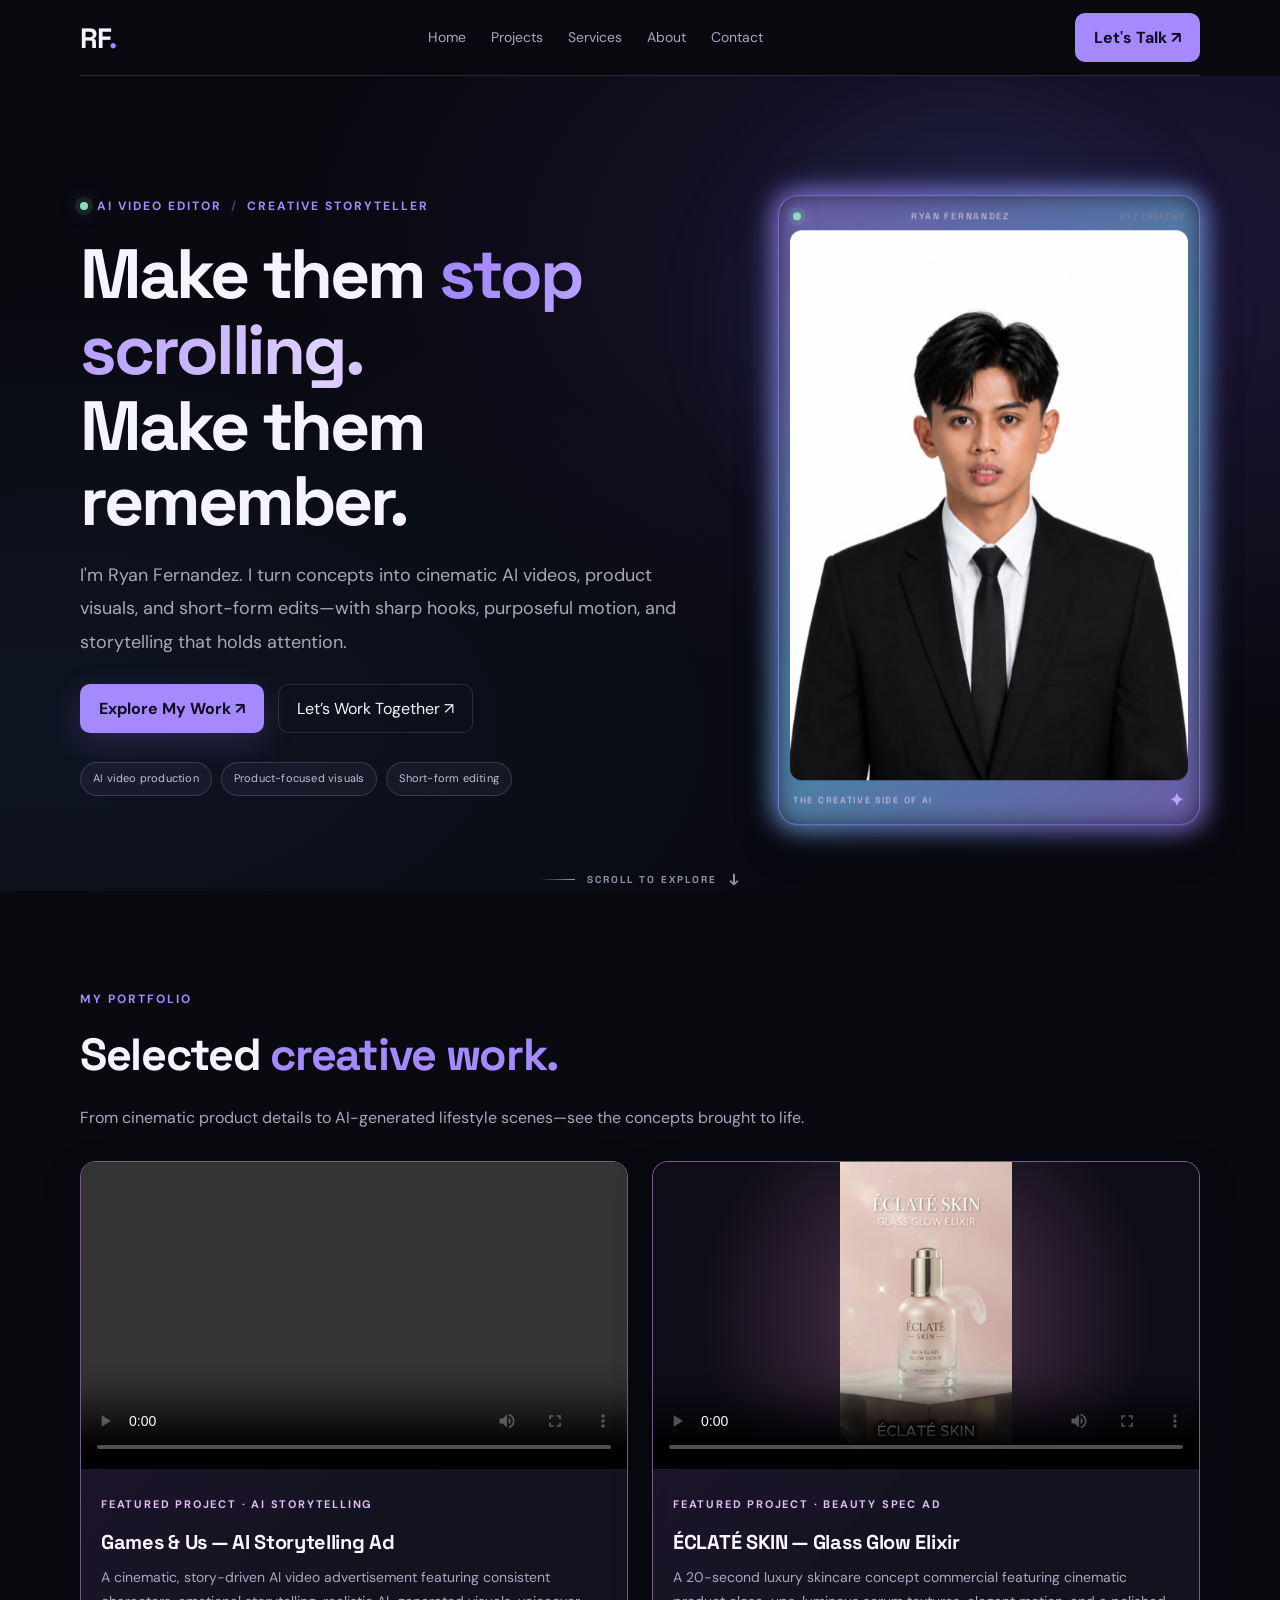
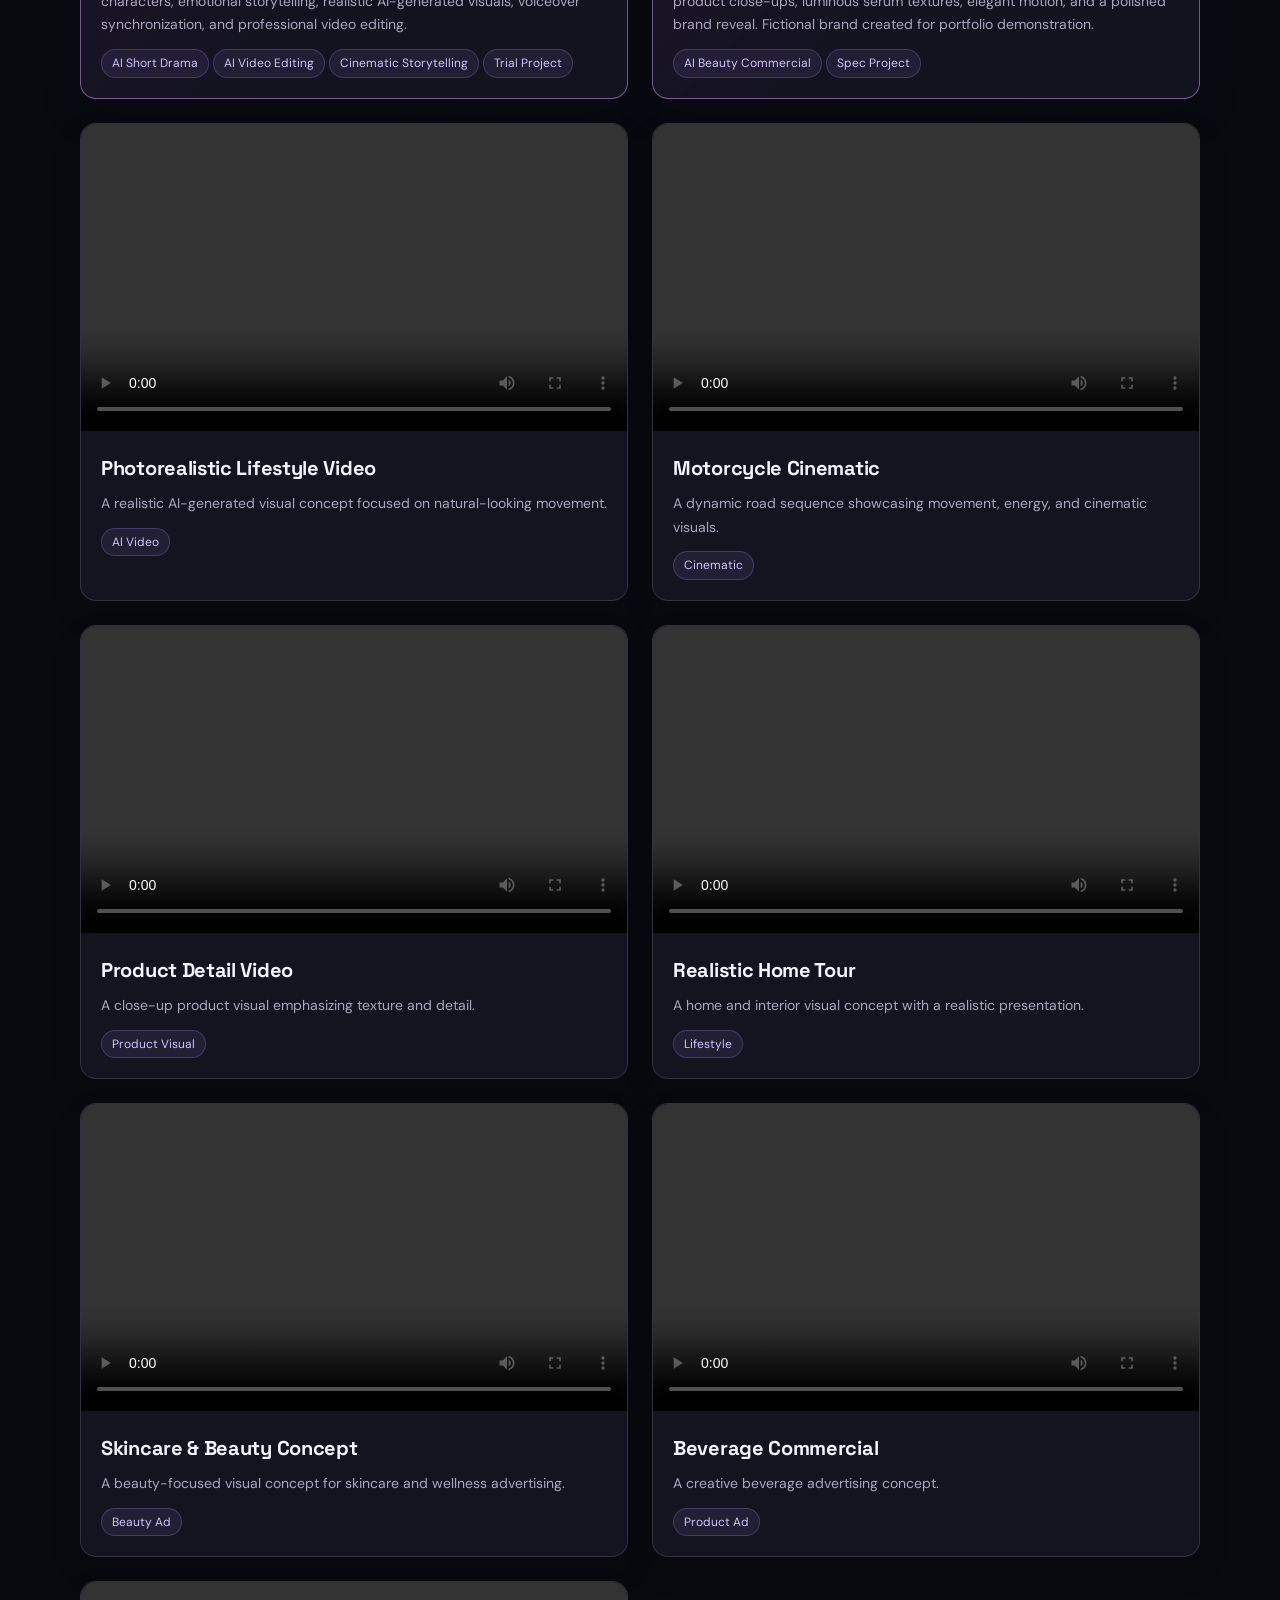
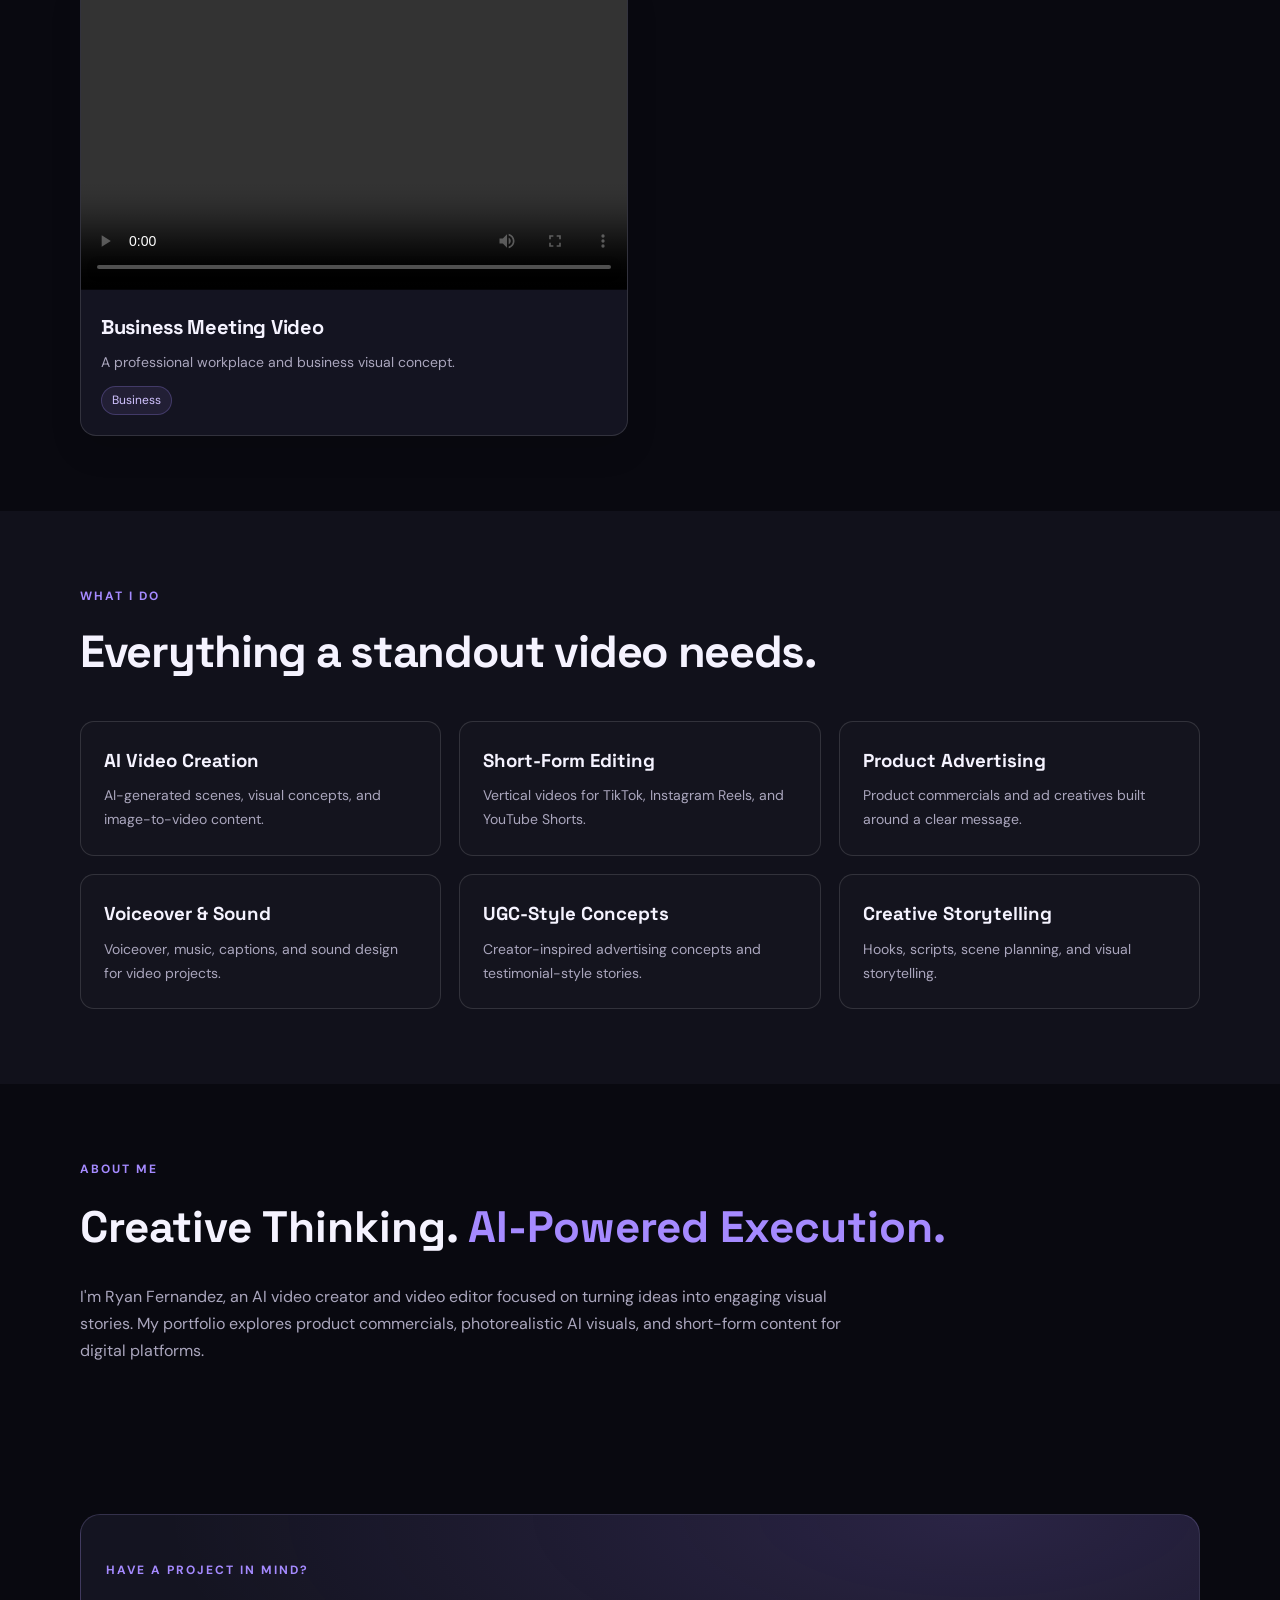
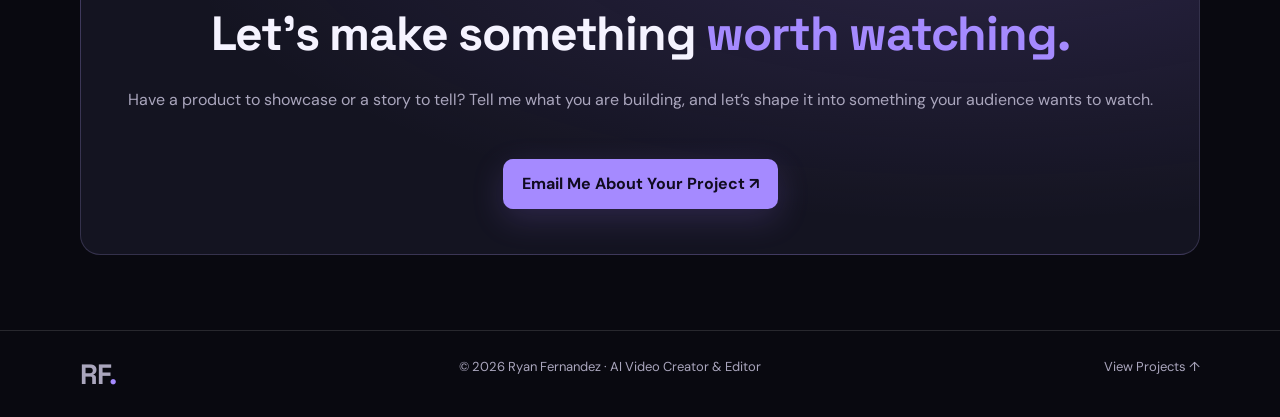
<file: index.html>
<!DOCTYPE html>
<html lang="en">
<head>
  <meta charset="UTF-8">
  <meta name="viewport" content="width=device-width, initial-scale=1.0">
  <meta name="description" content="Ryan Fernandez — AI Video Editor creating cinematic AI videos, product visuals, and scroll-stopping short-form content. Explore projects and get in touch.">
  <title>Ryan Fernandez | AI Video Portfolio</title>
  <link href="https://fonts.googleapis.com/css2?family=DM+Sans:wght@400;500;600;700&family=Space+Grotesk:wght@400;500;600;700&display=swap" rel="stylesheet">
  <style>
    :root {
      --bg: #090910;
      --panel: #141421;
      --purple: #a58aff;
      --text: #f5f3ff;
      --muted: #aaa6bd;
      --border: #ffffff20;
    }

    * { box-sizing: border-box; margin: 0; padding: 0; }

    html { scroll-behavior: smooth; }

    body {
      font-family: 'DM Sans', sans-serif;
      background: var(--bg);
      color: var(--text);
      line-height: 1.7;
    }

    a { color: inherit; text-decoration: none; }

    .container {
      width: min(1120px, 92%);
      margin: auto;
    }

    nav {
      min-height: 76px;
      display: flex;
      align-items: center;
      justify-content: space-between;
      border-bottom: 1px solid var(--border);
    }

    .logo {
      font: 700 28px 'Space Grotesk', sans-serif;
    }

    .logo span { color: var(--purple); }

    .nav-links {
      display: flex;
      gap: 25px;
      color: var(--muted);
      font-size: 14px;
    }

    .nav-links a:hover { color: white; }

    .button {
      display: inline-block;
      background: var(--purple);
      color: #100b20;
      font-weight: 700;
      padding: 11px 19px;
      border-radius: 10px;
    }

    .hero {
      padding: 90px 0;
      background: radial-gradient(ellipse at 85% 20%, #7549d82a, transparent 50%);
    }

    .hero-grid {
      display: grid;
      grid-template-columns: 1.3fr .7fr;
      gap: 50px;
      align-items: center;
    }

    .eyebrow {
      color: var(--purple);
      text-transform: uppercase;
      letter-spacing: 2px;
      font-size: 12px;
      font-weight: 700;
    }

    h1, h2, h3 { font-family: 'Space Grotesk', sans-serif; }

    h1 {
      font-size: clamp(42px, 6vw, 72px);
      line-height: 1.1;
      margin: 20px 0;
      letter-spacing: -2px;
    }

    .gradient {
      color: var(--purple);
    }

    .intro {
      color: var(--muted);
      max-width: 620px;
      font-size: 17px;
    }

    .hero-actions {
      display: flex;
      gap: 14px;
      margin-top: 25px;
      flex-wrap: wrap;
    }

    .secondary {
      border: 1px solid var(--border);
      padding: 10px 18px;
      border-radius: 10px;
    }

    .profile {
      background: var(--panel);
      padding: 12px;
      border: 1px solid var(--border);
      border-radius: 20px;
    }

    .profile img {
      display: block;
      width: 100%;
      aspect-ratio: 4 / 5;
      object-fit: cover;
      object-position: center top;
      border-radius: 12px;
    }

    section { padding: 75px 0; }

    .section-heading { margin-bottom: 30px; }

    .section-heading h2 {
      font-size: clamp(30px, 4vw, 45px);
      margin-top: 8px;
    }

    .section-heading p {
      color: var(--muted);
      margin-top: 10px;
    }

    .projects {
      display: grid;
      grid-template-columns: repeat(2, minmax(0, 1fr));
      gap: 24px;
    }

    .project {
      overflow: hidden;
      background: var(--panel);
      border: 1px solid var(--border);
      border-radius: 16px;
    }

    .project video {
      display: block;
      width: 100%;
      aspect-ratio: 16 / 9;
      object-fit: contain;
      background: #050509;
    }

    .project-info { padding: 20px; }

    .project-info h3 {
      font-size: 20px;
      margin-bottom: 7px;
    }

    .project-info p {
      color: var(--muted);
      font-size: 14px;
    }

    .tag {
      display: inline-block;
      color: #d1c3ff;
      background: #a58aff18;
      border: 1px solid #a58aff40;
      padding: 3px 10px;
      border-radius: 30px;
      font-size: 12px;
      margin-top: 12px;
    }

    .services {
      background: #11111b;
    }

    .service-grid {
      display: grid;
      grid-template-columns: repeat(3, minmax(0, 1fr));
      gap: 18px;
    }

    .service {
      padding: 23px;
      border: 1px solid var(--border);
      border-radius: 14px;
      background: #ffffff04;
    }

    .service h3 { margin-bottom: 8px; }

    .service p, .about-copy {
      color: var(--muted);
      font-size: 14px;
    }

    .about-copy { max-width: 800px; font-size: 16px; }

    .contact {
      text-align: center;
      padding: 45px 25px;
      background: var(--panel);
      border: 1px solid var(--border);
      border-radius: 20px;
    }

    .contact h2 {
      font-size: clamp(30px, 5vw, 48px);
      margin: 12px 0;
    }

    .contact p {
      color: var(--muted);
      margin-bottom: 22px;
    }

    footer {
      padding: 25px 0;
      border-top: 1px solid var(--border);
      color: var(--muted);
      font-size: 13px;
    }

    .footer-inner {
      display: flex;
      justify-content: space-between;
      gap: 15px;
      flex-wrap: wrap;
    }

    @media (max-width: 760px) {
      .hero-grid { grid-template-columns: 1fr; }
      .profile { max-width: 380px; }
      .projects { grid-template-columns: 1fr; }
      .service-grid { grid-template-columns: 1fr; }
      .nav-links { gap: 12px; font-size: 12px; }
      nav .button { display: none; }
      .hero { padding: 60px 0; }
    }

  /* Portrait motion v2: scoped; preserves the original hero grid and sizing. */
  .hero-grid > .profile {
    position:relative;
    isolation:isolate;
    transform-origin:center center;
    transform-style:preserve-3d;
    backface-visibility:hidden;
    box-shadow: 0 17px 44px rgba(0,0,0,.3), 0 0 28px rgba(161,126,255,.42), 0 0 48px rgba(98,177,255,.15);
    border-color:rgba(161,126,255,.6);
    transition:box-shadow .35s ease, border-color .35s ease;
    will-change:transform;
  }
  .hero-grid > .profile::before {
    content:""; position:absolute; inset:-5px; z-index:-1; pointer-events:none;
    border-radius:24px; filter:blur(13px); opacity:.6;
    background:linear-gradient(135deg,#a58aff,#70caff 55%,#a58aff);
  }
  .hero-grid > .profile:hover { box-shadow: 0 25px 58px rgba(0,0,0,.35), 0 0 40px rgba(161,126,255,.55),0 0 60px rgba(98,177,255,.28); }
  .hero-grid > .profile img { backface-visibility:hidden; }
  .rf-reveal { opacity:0; translate:0 22px; transition: opacity .7s ease, translate .7s cubic-bezier(.2,.75,.25,1); }
  .rf-reveal.rf-visible { opacity:1; translate:0 0; }
  @media (prefers-reduced-motion: reduce) {
    .hero-grid > .profile { transform:none !important; will-change:auto; }
    .rf-reveal { opacity:1; translate:none; transition:none; }
  }


  /* Homepage-only motion: no grid, sizing or navigation overrides. */
  .hero { position:relative; isolation:isolate; overflow:hidden; }
  .hero::before {
    content:""; position:absolute; width:min(52vw,560px); aspect-ratio:1;
    left:var(--rf-light-x,75%); top:var(--rf-light-y,30%);
    transform:translate(-50%,-50%); pointer-events:none; z-index:-1;
    background:radial-gradient(circle,rgba(149,105,255,.17),rgba(87,162,255,.08) 38%,transparent 70%);
    filter:blur(28px); transition:left .16s linear,top .16s linear;
  }
  .hero-copy { will-change:transform; transform:translate3d(0,0,0); }
  .hero-copy > .eyebrow { animation:rf-rise-in .7s .06s both; }
  .hero-copy > h1 { animation:rf-rise-in .85s .17s both; }
  .hero-copy > .intro { animation:rf-rise-in .85s .32s both; }
  .hero-copy > .hero-actions { animation:rf-rise-in .8s .46s both; }
  .hero-copy .gradient {
    background:linear-gradient(105deg,#a58aff 5%,#dfd1ff 42%,#8e73ff 70%,#a58aff 100%);
    background-size:220% 100%; background-clip:text; -webkit-background-clip:text;
    color:transparent; -webkit-text-fill-color:transparent;
    animation:rf-headline-shimmer 8s ease-in-out infinite;
  }
  .hero-actions a { transition:transform .25s ease,box-shadow .25s ease,border-color .25s ease; }
  .hero-actions a:hover { transform:translateY(-4px); box-shadow:0 9px 26px rgba(165,138,255,.2); }
  .hero .profile { animation:rf-photo-intro 1.1s .18s both; }
  @keyframes rf-rise-in { from {opacity:0;translate:0 20px;filter:blur(4px)} to {opacity:1;translate:0 0;filter:blur(0)} }
  @keyframes rf-headline-shimmer { 0%,100% {background-position:0% 50%} 50% {background-position:100% 50%} }
  @keyframes rf-photo-intro { from {opacity:0;filter:blur(9px)} to {opacity:1;filter:blur(0)} }
  @media (prefers-reduced-motion:reduce) {
    .hero::before { transition:none; }
    .hero-copy,.hero-copy > *,.hero-copy .gradient,.hero .profile { animation:none!important;filter:none!important;opacity:1!important; }
    .hero-copy { transform:none!important;will-change:auto; }
  }


/* CREATIVE DIRECTOR EDITION: self-contained; no external CSS required */
body { overflow-x:clip; }
::selection {background:#9b81ef;color:#090910}
a:focus-visible, video:focus-visible {outline:3px solid #92d7ff;outline-offset:5px}
nav {position:relative;z-index:10}
.logo {letter-spacing:-1.2px}
.nav-links a {transition:color .2s ease}
.button-primary {box-shadow:0 10px 32px rgba(159,124,255,.18);transition:transform .25s,box-shadow .25s}
.button-primary:hover {transform:translateY(-3px);box-shadow:0 16px 40px rgba(159,124,255,.32)}
.hero {min-height: min(790px, 92svh);display:flex;align-items:center;padding-top:105px;padding-bottom:80px;background:radial-gradient(ellipse at 88% 22%,rgba(123,79,224,.19),transparent 52%),radial-gradient(ellipse at 4% 80%,rgba(57,123,185,.11),transparent 47%)}
.hero-grid {grid-template-columns:minmax(0,1.2fr) minmax(300px,.8fr);gap:clamp(36px,5vw,76px)}
.hero-copy {position:relative;z-index:1}
.hero-copy h1 {font-size:clamp(43px,5.45vw,76px);letter-spacing:-3.1px;max-width:820px;line-height:1.085}
.eyebrow {display:flex;flex-wrap:wrap;align-items:center;gap:9px}
.availability-dot,.photo-signal {display:inline-block;flex:none;width:8px;height:8px;background:#8edcba;border-radius:50%;box-shadow:0 0 0 5px rgba(142,220,186,.10),0 0 17px rgba(142,220,186,.5);animation:rf-pulse 2.7s ease-in-out infinite}
.eyebrow-sep {opacity:.4}
@keyframes rf-pulse {50% {box-shadow:0 0 0 8px rgba(142,220,186,0),0 0 20px rgba(142,220,186,.8)}}
.hero .intro {font-size:clamp(15px,1.45vw,18px);line-height:1.85;max-width:600px}
.hero-proof {display:flex;gap:9px;flex-wrap:wrap;margin-top:29px}
.hero-proof span {border:1px solid rgba(207,197,247,.19);background:rgba(189,169,255,.06);color:#c5c1d5;border-radius:999px;font-size:11px;line-height:1.4;padding:8px 12px;letter-spacing:.2px}
.hero .profile {padding:11px;position:relative;align-self:center;overflow:visible;transform-style:preserve-3d}
.hero .profile img {aspect-ratio:4/5;object-fit:cover;object-position:center top}
.photo-topline,.photo-bottomline {display:flex;align-items:center;justify-content:space-between;gap:8px;padding:8px 3px;color:#bab2d3;font:600 9px 'Space Grotesk',sans-serif;letter-spacing:1.7px}
.photo-topline {padding-top:3px}
.photo-topline span:last-child {color:#827e9a;font-size:8px;letter-spacing:1.2px}
.photo-bottomline {padding-bottom:2px}
.photo-sparkle {font-size:18px;color:#bca3ff;animation:rf-sparkle 6s linear infinite}
@keyframes rf-sparkle {to {transform:rotate(360deg)}}
.scroll-cue {display:flex;align-items:center;justify-content:center;gap:12px;font:700 10px 'Space Grotesk',sans-serif;letter-spacing:2px;color:#958eae;margin-top:-22px;padding-bottom:24px;position:relative;z-index:2}
.scroll-line {display:block;width:36px;height:1px;background:linear-gradient(90deg,transparent,#a58aff)}
.scroll-cue span:last-child {font-size:16px;animation:rf-bob 2s ease-in-out infinite}
@keyframes rf-bob {50%{transform:translateY(6px)}}
.section-heading h2 {letter-spacing:-1.3px}
.project {position:relative;transition:transform .35s cubic-bezier(.2,.7,.2,1),border-color .35s,box-shadow .35s;box-shadow:0 14px 32px rgba(0,0,0,.12)}
.project:hover {transform:translateY(-7px);border-color:rgba(177,153,255,.54);box-shadow:0 28px 60px rgba(0,0,0,.30),0 0 26px rgba(165,138,255,.10)}
.project video {transition:filter .3s;max-height:390px}
.project:hover video {filter:saturate(1.08)}
.project-info h3 {letter-spacing:-.3px}
.service {transition:transform .3s,border-color .3s,background .3s}
.service:hover {transform:translateY(-5px);border-color:rgba(177,153,255,.4);background:#1b172b}
.contact {position:relative;overflow:hidden;background:radial-gradient(ellipse at 80% 0%,rgba(152,115,245,.17),transparent 64%),var(--panel);border:1px solid rgba(192,175,255,.19)}
.contact h2 {letter-spacing:-1.2px}
.contact .button {margin-top:24px}
@media (max-width:800px) {
 .hero {min-height:auto;padding:64px 0 58px}
 .hero-grid {grid-template-columns:1fr;gap:35px}
 .hero .profile {max-width:360px;width:min(100%,360px);margin:0 auto}
 .hero-copy h1 {font-size:clamp(40px,9vw,63px);letter-spacing:-2px}
 .scroll-cue {margin-top:0}
}
@media (max-width:480px) {
 .hero-proof {gap:7px}
 .hero-proof span {font-size:10px;padding:7px 9px}
 .photo-topline,.photo-bottomline {font-size:8px}
 .hero .hero-actions {gap:9px}
 .hero .hero-actions a {font-size:13px}
 .scroll-cue {letter-spacing:1.5px}
}
@media (prefers-reduced-motion:reduce) {
 .availability-dot,.photo-sparkle,.scroll-cue span:last-child {animation:none!important}
 .project,.service,.button-primary {transition:none!important}
 .project:hover,.service:hover,.button-primary:hover {transform:none!important}
}


/* ÉCLATÉ SKIN: featured project, scoped to its own card */
.project-featured {
  border-color: rgba(204,158,236,.52);
  background: linear-gradient(135deg, rgba(58,30,77,.55), rgba(20,20,33,.96) 62%);
  box-shadow: 0 15px 40px rgba(12,8,25,.20);
}
.project-featured video {
  aspect-ratio: 16 / 9;
  object-fit: contain;
  background: radial-gradient(circle at center, #4e354e, #100d18 72%);
}
.project-featured .featured-kicker {
  display: inline-block;
  color: #e1bbf5;
  font-size: 11px;
  font-weight: 700;
  letter-spacing: 1.8px;
  margin-bottom: 11px;
}
.project-featured .project-info h3 { color: #faf5ff; }
.project-featured:hover { border-color: rgba(225,184,248,.8); }

  </style>
</head>
<body>

  <nav class="container">
    <a class="logo" href="#home">RF<span>.</span></a>
    <div class="nav-links">
      <a href="#home">Home</a>
      <a href="#projects">Projects</a>
      <a href="#services">Services</a>
      <a href="#about">About</a>
      <a href="#contact">Contact</a>
    </div>
    <a class="button" href="#contact">Let's Talk ↗</a>
  </nav>

  <header class="hero" id="home">
    <div class="container hero-grid">
      <div class="hero-copy">
        <div class="eyebrow"><span class="availability-dot" aria-hidden="true"></span> AI VIDEO EDITOR <span class="eyebrow-sep">/</span> CREATIVE STORYTELLER</div>
        <h1>Make them <span class="gradient">stop scrolling.</span><br>Make them remember.</h1>
        <p class="intro">
          I'm Ryan Fernandez. I turn concepts into cinematic AI videos, product visuals, and short-form edits—with sharp hooks, purposeful motion, and storytelling that holds attention.
        </p>
        <div class="hero-actions">
          <a class="button button-primary" href="#projects">Explore My Work <span aria-hidden="true">↗</span></a>
          <a class="secondary" href="mailto:ryancanetefernandez07@gmail.com?subject=Let%27s%20work%20together">Let’s Work Together <span aria-hidden="true">↗</span></a>
        </div>
        <div class="hero-proof" aria-label="Creative capabilities"><span>AI video production</span><span>Product-focused visuals</span><span>Short-form editing</span></div>
      </div>

      <div class="profile" aria-label="Interactive portrait of Ryan Fernandez">
        <div class="photo-topline"><span class="photo-signal" aria-hidden="true"></span> RYAN FERNANDEZ <span>01 / CREATIVE</span></div>
        <img src="22.jpg" alt="Portrait of Ryan Fernandez, AI video editor" width="440" height="550" fetchpriority="high">
        <div class="photo-bottomline"><span>THE CREATIVE SIDE OF AI</span><span class="photo-sparkle" aria-hidden="true">✦</span></div>
      </div>
    </div>
  </header>
  <div class="scroll-cue" aria-hidden="true"><span class="scroll-line"></span> SCROLL TO EXPLORE <span>↓</span></div>

  <section id="projects">
    <div class="container">
      <div class="section-heading">
        <div class="eyebrow">My portfolio</div>
        <h2>Selected <span class="gradient">creative work.</span></h2>
        <p>From cinematic product details to AI-generated lifestyle scenes—see the concepts brought to life.</p>
      </div>

      <div class="projects">

<!-- AI Storytelling Trial Task -->
<article class="project project-featured">
  <video controls preload="metadata" playsinline
    aria-label="Watch Games and Us AI Storytelling Ad">
    <source src="TRAIL%20TASK.mp4" type="video/mp4">
    Your browser does not support video playback.
  </video>

  <div class="project-info">
    <span class="featured-kicker">FEATURED PROJECT · AI STORYTELLING</span>

    <h3>Games &amp; Us — AI Storytelling Ad</h3>

    <p>A cinematic, story-driven AI video advertisement featuring consistent characters, emotional storytelling, realistic AI-generated visuals, voiceover synchronization, and professional video editing.</p>

    <span class="tag">AI Short Drama</span>
    <span class="tag">AI Video Editing</span>
    <span class="tag">Cinematic Storytelling</span>
    <span class="tag">Trial Project</span>
  </div>
</article>


        <!-- Featured concept commercial: fictional brand, real editing sample -->
        <article class="project project-featured">
          <video controls preload="metadata" playsinline poster="ECLATE_SKIN_poster.jpg" aria-label="Watch Éclaté Skin Glass Glow Elixir spec commercial">
            <source src="ECLATE_SKIN_Glass_Glow_Elixir.mp4" type="video/mp4">
            Your browser does not support video playback.
          </video>
          <div class="project-info">
            <span class="featured-kicker">FEATURED PROJECT · BEAUTY SPEC AD</span>
            <h3>ÉCLATÉ SKIN — Glass Glow Elixir</h3>
            <p>A 20-second luxury skincare concept commercial featuring cinematic product close-ups, luminous serum textures, elegant motion, and a polished brand reveal. Fictional brand created for portfolio demonstration.</p>
            <span class="tag">AI Beauty Commercial</span> <span class="tag">Spec Project</span>
          </div>
        </article>

        <article class="project">
          <video controls preload="metadata" playsinline>
            <source src="A_photorealistic_natural_video_from_20260916231021.mp4" type="video/mp4">
            Your browser does not support video playback.
          </video>
          <div class="project-info">
            <h3>Photorealistic Lifestyle Video</h3>
            <p>A realistic AI-generated visual concept focused on natural-looking movement.</p>
            <span class="tag">AI Video</span>
          </div>
        </article>

        <article class="project">
          <video controls preload="metadata" playsinline>
            <source src="Motorcycle_accelerates_on_open_road_20260917005331.mp4" type="video/mp4">
            Your browser does not support video playback.
          </video>
          <div class="project-info">
            <h3>Motorcycle Cinematic</h3>
            <p>A dynamic road sequence showcasing movement, energy, and cinematic visuals.</p>
            <span class="tag">Cinematic</span>
          </div>
        </article>

        <article class="project">
          <video controls preload="metadata" playsinline>
            <source src="Pouring_bamboo_chips_into_bowl_20260916234749.mp4" type="video/mp4">
            Your browser does not support video playback.
          </video>
          <div class="project-info">
            <h3>Product Detail Video</h3>
            <p>A close-up product visual emphasizing texture and detail.</p>
            <span class="tag">Product Visual</span>
          </div>
        </article>

        <article class="project">
          <video controls preload="metadata" playsinline>
            <source src="Realistic_home_tour_video_prompt_20260917224739.mp4" type="video/mp4">
            Your browser does not support video playback.
          </video>
          <div class="project-info">
            <h3>Realistic Home Tour</h3>
            <p>A home and interior visual concept with a realistic presentation.</p>
            <span class="tag">Lifestyle</span>
          </div>
        </article>

        <article class="project">
          <video controls preload="metadata" playsinline>
            <source src="Woman_using_facial_roller_20260918220302.mp4" type="video/mp4">
            Your browser does not support video playback.
          </video>
          <div class="project-info">
            <h3>Skincare & Beauty Concept</h3>
            <p>A beauty-focused visual concept for skincare and wellness advertising.</p>
            <span class="tag">Beauty Ad</span>
          </div>
        </article>

        <article class="project">
          <video controls preload="metadata" playsinline>
            <source src="on_this_coke_video_20260917215535.mp4" type="video/mp4">
            Your browser does not support video playback.
          </video>
          <div class="project-info">
            <h3>Beverage Commercial</h3>
            <p>A creative beverage advertising concept.</p>
            <span class="tag">Product Ad</span>
          </div>
        </article>

        <article class="project">
          <video controls preload="metadata" playsinline>
            <source src="with_business_meeting_20260917221054.mp4" type="video/mp4">
            Your browser does not support video playback.
          </video>
          <div class="project-info">
            <h3>Business Meeting Video</h3>
            <p>A professional workplace and business visual concept.</p>
            <span class="tag">Business</span>
          </div>
        </article>

      </div>
    </div>
  </section>

  <section class="services" id="services">
    <div class="container">
      <div class="section-heading">
        <div class="eyebrow">What I do</div>
        <h2>Everything a standout video needs.</h2>
      </div>

      <div class="service-grid">
        <article class="service">
          <h3>AI Video Creation</h3>
          <p>AI-generated scenes, visual concepts, and image-to-video content.</p>
        </article>
        <article class="service">
          <h3>Short-Form Editing</h3>
          <p>Vertical videos for TikTok, Instagram Reels, and YouTube Shorts.</p>
        </article>
        <article class="service">
          <h3>Product Advertising</h3>
          <p>Product commercials and ad creatives built around a clear message.</p>
        </article>
        <article class="service">
          <h3>Voiceover & Sound</h3>
          <p>Voiceover, music, captions, and sound design for video projects.</p>
        </article>
        <article class="service">
          <h3>UGC-Style Concepts</h3>
          <p>Creator-inspired advertising concepts and testimonial-style stories.</p>
        </article>
        <article class="service">
          <h3>Creative Storytelling</h3>
          <p>Hooks, scripts, scene planning, and visual storytelling.</p>
        </article>
      </div>
    </div>
  </section>

  <section id="about">
    <div class="container">
      <div class="eyebrow">About me</div>
      <h2 style="font-size:clamp(30px,4vw,44px);margin:10px 0 18px">
        Creative Thinking. <span class="gradient">AI-Powered Execution.</span>
      </h2>
      <p class="about-copy">
        I'm Ryan Fernandez, an AI video creator and video editor focused on turning
        ideas into engaging visual stories. My portfolio explores product commercials,
        photorealistic AI visuals, and short-form content for digital platforms.
      </p>
    </div>
  </section>

  <section id="contact">
    <div class="container">
      <div class="contact">
        <div class="eyebrow">Have a project in mind?</div>
        <h2>Let's make something <span class="gradient">worth watching.</span></h2>
        <p>Have a product to showcase or a story to tell? Tell me what you are building, and let’s shape it into something your audience wants to watch.</p>
        <a class="button button-primary" href="mailto:ryancanetefernandez07@gmail.com?subject=Portfolio%20Project%20Inquiry">Email Me About Your Project ↗</a>
      </div>
    </div>
  </section>

  <footer>
    <div class="container footer-inner">
      <a class="logo" href="#home">RF<span>.</span></a>
      <span>© <span id="year"></span> Ryan Fernandez · AI Video Creator & Editor</span>
      <a href="#projects">View Projects ↑</a>
    </div>
  </footer>

  <script>
    document.getElementById("year").textContent = new Date().getFullYear();

    document.querySelectorAll("video").forEach(function(video) {
      video.addEventListener("play", function() {
        document.querySelectorAll("video").forEach(function(otherVideo) {
          if (otherVideo !== video) otherVideo.pause();
        });
      });
    });
  </script>


  <script>
  /* Self-contained mouse + scroll 3D portrait, no external file dependency. */
  (() => {
    const picture = document.querySelector('.hero-grid > .profile');
    if (!picture) return;
    const reduce = window.matchMedia('(prefers-reduced-motion: reduce)');
    const fine = window.matchMedia('(hover: hover) and (pointer: fine)');
    const target = { rx:0, ry:0, x:0, y:0, scroll:0 };
    const current = { rx:0, ry:0, x:0, y:0, scroll:0 };
    let frame = 0;
    const clamp=(value,min,max)=>Math.min(max,Math.max(min,value));
    function tick() {
      frame=0;
      if (reduce.matches) { picture.style.transform='none'; return; }
      let active=false;
      Object.keys(current).forEach(key=>{
        const diff=target[key]-current[key];
        if (Math.abs(diff)>0.015) { current[key]+=diff*.13; active=true; }
        else current[key]=target[key];
      });
      picture.style.transform = `perspective(1050px) translate3d(${current.x.toFixed(2)}px, ${(current.y+current.scroll).toFixed(2)}px, 0) rotateX(${current.rx.toFixed(2)}deg) rotateY(${current.ry.toFixed(2)}deg)`;
      if (active) request();
    }
    function request(){ if (!frame) frame=requestAnimationFrame(tick); }
    function move(e){
      if (!fine.matches || reduce.matches) return;
      // Moving anywhere in the viewport moves the portrait, including mouse over text.
      const nx=clamp((e.clientX/window.innerWidth-.5)*2,-1,1);
      const ny=clamp((e.clientY/window.innerHeight-.5)*2,-1,1);
      target.ry=nx*12; target.rx=-ny*9;
      target.x=nx*17; target.y=ny*12;
      request();
    }
    function reset(){ target.rx=target.ry=target.x=target.y=0; request(); }
    function scroll(){
      if (reduce.matches) return;
      const hero=document.querySelector('.hero');
      const distance=hero?hero.offsetHeight:650;
      target.scroll=clamp(window.scrollY/distance*34,0,34);
      request();
    }
    window.addEventListener('pointermove',move,{passive:true});
    document.addEventListener('mouseleave',reset);
    window.addEventListener('blur',reset);
    window.addEventListener('scroll',scroll,{passive:true});
    window.addEventListener('resize',scroll,{passive:true});
    reduce.addEventListener?.('change',()=>{ reset(); scroll(); request(); });
    scroll(); request();

    if ('IntersectionObserver' in window && !reduce.matches) {
      const items=document.querySelectorAll('#projects .section-heading, #projects .project, #services .section-heading, #services .service, #about .container, #contact .contact');
      const observer=new IntersectionObserver(entries=>entries.forEach(entry=>{
        if(entry.isIntersecting){ entry.target.classList.add('rf-visible'); observer.unobserve(entry.target); }
      }),{threshold:.08,rootMargin:'0px 0px -15px 0px'});
      items.forEach(item=>{item.classList.add('rf-reveal'); observer.observe(item);});
    }
    document.querySelectorAll('.project video').forEach(video=>{
      const card=video.closest('.project');
      let auto=false;
      card?.addEventListener('mouseenter',()=>{
        if(!fine.matches || reduce.matches || !video.paused)return;
        video.muted=true; auto=true; video.play().catch(()=>auto=false);
      });
      card?.addEventListener('mouseleave',()=>{
        if(auto){video.pause();video.currentTime=0;auto=false;}
      });
    });
  })();
  </script>


  <script>
  /* Subtle homepage parallax; portrait movement is handled by the existing controller. */
  (() => {
    const hero=document.querySelector('.hero');
    const copy=document.querySelector('.hero-copy');
    if (!hero || !copy) return;
    const motion=window.matchMedia('(prefers-reduced-motion: reduce)');
    const fine=window.matchMedia('(hover: hover) and (pointer: fine)');
    let tx=0,ty=0,cx=0,cy=0,raf=0;
    function frame(){
      raf=0;
      if(motion.matches){ copy.style.transform='none'; return; }
      cx+=(tx-cx)*.11;cy+=(ty-cy)*.11;
      copy.style.transform=`translate3d(${cx.toFixed(2)}px,${cy.toFixed(2)}px,0)`;
      if(Math.abs(tx-cx)>.08 || Math.abs(ty-cy)>.08) request();
    }
    function request(){if(!raf)raf=requestAnimationFrame(frame)}
    window.addEventListener('pointermove',e=>{
      if(motion.matches || !fine.matches) return;
      const nx=e.clientX/window.innerWidth-.5,ny=e.clientY/window.innerHeight-.5;
      tx=nx*-13;ty=ny*-9;
      hero.style.setProperty('--rf-light-x',`${(e.clientX/window.innerWidth*100).toFixed(1)}%`);
      hero.style.setProperty('--rf-light-y',`${(e.clientY/window.innerHeight*100).toFixed(1)}%`);
      request();
    },{passive:true});
    document.addEventListener('mouseleave',()=>{tx=ty=0;request()});
    window.addEventListener('blur',()=>{tx=ty=0;request()});
    motion.addEventListener?.('change',()=>{tx=ty=0;request()});
  })();
  </script>

</body>
</html>
</file>
